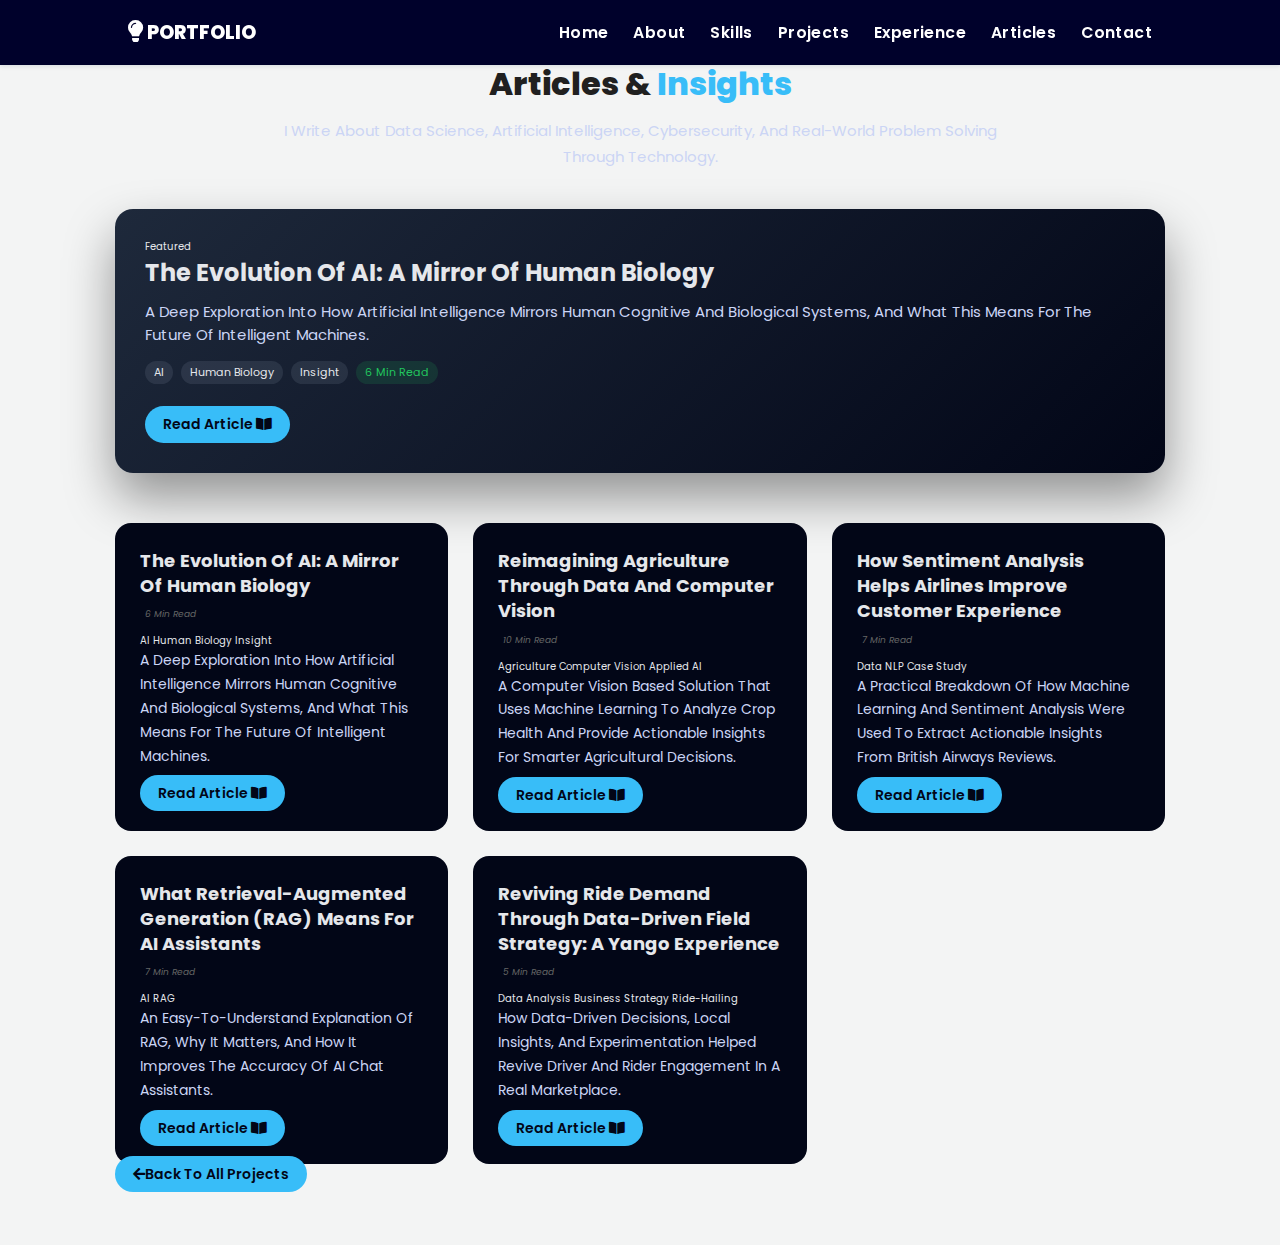
<file: articles.html>
<!DOCTYPE html>
<html lang="en">
<head>
  <meta charset="UTF-8" />
  <title>Articles & Insights</title>

  <link rel="stylesheet" href="css/style2.css" />
  <link rel="stylesheet" href="css/article.css" />
  <link rel="stylesheet" href="https://cdnjs.cloudflare.com/ajax/libs/font-awesome/5.15.3/css/all.min.css" />
</head>

<body>

<!-- ===== NAVBAR ===== -->
<header>
  <a href="index.html" class="logo"><i class="fas fa-lightbulb"></i> PORTFOLIO</a>
  <div id="menu" class="fas fa-bars"></div>
  <nav class="navbar">
    <ul>
      <li><a href="index.html#home">Home</a></li>
      <li><a href="index.html#about">About</a></li>
      <li><a href="index.html#skills">Skills</a></li>
      <li><a href="index.html#projects">Projects</a></li>
      <li><a href="index.html#experience">Experience</a></li>
      <li><a href="articles.html">Articles</a></li>
      <li><a href="index.html#contact">Contact</a></li>
    </ul>
  </nav>
</header>

<!-- ===== ARTICLES SECTION ===== -->
<section class="articles" id="articles">

  <h2 class="heading">Articles & <span>Insights</span></h2>
  <p class="section-intro">
    I write about data science, artificial intelligence, cybersecurity,
    and real-world problem solving through technology.
  </p>

    <!-- ===== FEATURED ARTICLE ===== -->
  <div class="featured-article">

    <div class="featured-content">
      <span class="featured-badge">Featured</span>

      <h3>The Evolution of AI: A Mirror of Human Biology</h3>

      <p class="featured-desc">
        A deep exploration into how artificial intelligence mirrors
        human cognitive and biological systems, and what this means for
        the future of intelligent machines.
      </p>

      <div class="article-meta">
        <span class="tag-label">AI</span>
        <span class="tag-label">Human Biology</span>
        <span class="tag-label">Insight</span>
        <span class="read-time">6 min read</span>
      </div>

      <a href="articles/evolutionai.html" class="btn">
        Read Article <i class="fas fa-book-open"></i>
      </a>
    </div>

  </div>


  <!-- ===== ARTICLES GRID ===== -->
  <div class="box-container">

    <!-- Article 1 -->
    <div class="box tilt">
      <div class="content">
        <div class="tag">
          <h3>The Evolution of AI: A Mirror of Human Biology</h3>
        </div>
        <div class="desc">

          <div class="article-meta">
            <span class="reading-time">6 min read</span>
          </div>

          <div class="article-tags">
            <span class="tag">AI</span>
            <span class="tag">Human Biology</span>
            <span class="tag">Insight</span>
          </div>

          <p>
            A deep exploration into how artificial intelligence mirrors
            human cognitive and biological systems, and what this means for
            the future of intelligent machines.
          </p>

          <div class="btns">
            <a href="articles/evolutionai.html" class="btn">
              Read Article <i class="fas fa-book-open"></i>
            </a>
          </div>

        </div>
      </div>
    </div>

    <!-- Article 2 -->
    <div class="box tilt">
      <div class="content">
        <div class="tag">
          <h3>Reimagining Agriculture Through Data and Computer Vision</h3>
        </div>
        <div class="desc">

          <div class="article-meta">
            <span class="reading-time">10 min read</span>
          </div>

          <div class="article-tags">
            <span class="tag">Agriculture</span>
            <span class="tag">Computer Vision</span>
            <span class="tag">Applied AI</span>
          </div>


          <p>
            A computer vision based solution that uses machine learning to analyze crop health
            and provide actionable insights for smarter agricultural decisions.
          </p>

          <div class="btns">
            <a href="articles/agrivision.html" class="btn">
              Read Article <i class="fas fa-book-open"></i>
            </a>
          </div>

        </div>
      </div>
    </div>

    <!-- Article 3 -->
    <div class="box tilt">
      <div class="content">
        <div class="tag">
          <h3>How Sentiment Analysis Helps Airlines Improve Customer Experience</h3>
        </div>
        <div class="desc">

          <div class="article-meta">
            <span class="reading-time">7 min read</span>
          </div>

          <div class="article-tags">
            <span class="tag">Data</span>
            <span class="tag">NLP</span>
            <span class="tag">Case Study</span>
          </div>

          <p>
            A practical breakdown of how machine learning and sentiment analysis
            were used to extract actionable insights from British Airways reviews.
          </p>

          <div class="btns">
            <a href="articles/sentiment-analysis-airlines.html" class="btn">
              Read Article <i class="fas fa-book-open"></i>
            </a>
          </div>

        </div>
      </div>
    </div>

    <!-- Article 4 -->
    <div class="box tilt">
      <div class="content">
        <div class="tag">
          <h3>What Retrieval-Augmented Generation (RAG) Means for AI Assistants</h3>
        </div>
        <div class="desc">

          <div class="article-meta">
            <span class="reading-time">7 min read</span>
          </div>

          <div class="article-tags">
            <span class="tag">AI</span>
            <span class="tag">RAG</span>
          </div>

          <p>
            An easy-to-understand explanation of RAG, why it matters,
            and how it improves the accuracy of AI chat assistants.
          </p>

          <div class="btns">
            <a href="articles/rag-chat-assistant.html" class="btn">
              Read Article <i class="fas fa-book-open"></i>
            </a>
          </div>

        </div>
      </div>
    </div>

    <!-- Article 5 -->
    <div class="box tilt">
      <div class="content">
        <div class="tag">
          <h3>Reviving Ride Demand Through Data-Driven Field Strategy: A Yango Experience</h3>
        </div>
        <div class="desc">

          <div class="article-meta">
            <span class="reading-time">5 min read</span>
          </div>

          <div class="article-tags">
            <span class="tag">Data Analysis</span>
            <span class="tag">Business Strategy</span>
            <span class="tag">Ride-Hailing</span>
          </div>

          <p>
            How data-driven decisions, local insights, and experimentation
            helped revive driver and rider engagement in a real marketplace.
          </p>

          <div class="btns">
            <a href="articles/yango-tema.html" class="btn">
              Read Article <i class="fas fa-book-open"></i>
            </a>
          </div>

        </div>
      </div>
    </div>

  </div>

  <div class="viewall">
    <a href="all-projects.html" class="btn" target="_blank">
      <i class="fas fa-arrow-left"></i><span>Back to All Projects</span>
    </a>
  </div>

</section>

<script src="js/script.js"></script>
</body>
</html>
</file>
<file: css/style2.css>
@import url("https://fonts.googleapis.com/css2?family=Poppins:wght@400;600;700&display=swap");
@import url("https://fonts.googleapis.com/css2?family=Nunito:ital,wght@0,300;0,400;0,600;0,700;1,300;1,400&display=swap");

* {
  margin: 0;
  padding: 0;
  box-sizing: border-box;
  text-decoration: none;
  outline: none;
  border: none;
  text-transform: capitalize;
  transition: all 0.2s linear;
}

html {
  font-size: 62.5%;
  overflow-x: hidden;
  scroll-behavior: smooth;
}
body {
  background: #f7f7f7;
  font-family: "Poppins", sans-serif;
}

*::selection {
  background: #4a00e0;
  color: #fff;
}

html {
  font-size: 62.5%;
  overflow-x: hidden;
}
html::-webkit-scrollbar {
  width: 0.8rem;
  
}
html::-webkit-scrollbar-track {
  background: #ffffff;
}
html::-webkit-scrollbar-thumb {
  background: rgb(0, 1, 43);
  
}

@media (max-width: 768px) {

  html {
    font-size: 55.9%;
    overflow-x: hidden;
  }
}
/* pre loader start */
.loader-container {
  position: fixed;
  top: 0;
  left: 0;
  width: 100%;
  height: 100%;
  background: #10151C;
  display: flex;
  flex-direction: column;
  align-items: center;
  gap: 4px !important;
  justify-content: center;
  z-index: 9999;
  transition: opacity 1s ease-out, visibility 1s ease-out;
}

.loader-container p {
  color: #FFFFFF;
  font-size: medium;
}

.loading-text::after {
  content: '';
  animation: dots 1s infinite;
  margin-left: 5px;
}  

@keyframes dots {
  0% {
    content: '.'
  }
  33% {
    content: '..'
  }
  66% {
    content: '...'
  }
  100% {
    content: '.'
  }
}

.loader-container.fade-out {
  opacity: 0;
  visibility: hidden;
}

/* pre loader end */

/* navbar starts */
header {
  position: fixed;
  top: 0;
  left: 0;
  right: 0;
  z-index: 1000;
  display: flex;
  align-items: center;
  justify-content: space-between;
  padding: 1.7rem 10%;
  height: 6.5rem;
  background: rgb(0, 1, 43);
  box-shadow: 0 1px 4px rgba(146, 161, 176, 0.3);
}
section {
  min-height: 100vh;
  padding: 2rem 7%;
}
.heading {
  font-size: 3.5rem;
  color: rgb(32, 32, 32);
  font-weight: 800;
  text-align: center;
}
.heading span {
  color:#4a00e0;
}
header .logo {
  font-size: 1.9rem;
  font-weight: 800;
  text-decoration: none;
  color: #ffffff;
}
header .logo:hover{
  color:#ffd900;
}
header .logo i {
  font-size: 2.2rem;
  color:  #fefeff;
}

header .logo i:hover {
  font-size: 2.2rem;
  color:#ffd900;
}

header .navbar ul {
  list-style: none;
  display: flex;
  justify-content: center;
  align-items: center;
}
header .navbar li {
  margin-left: 2.5rem;
}
header .navbar ul li a {
  font-size: 1.57rem;
  color: #ffffff;
  font-weight: 600;
  text-decoration: none;
  letter-spacing: 0.04rem;
  transition: 0.2s;
}
header .navbar ul li a.active,
header .navbar ul li a:hover {
  color:  #4a00e0;
  border-bottom: 0.2rem solid #fdfdfd;
  padding: 0.5rem 0;
}
/* navbar ends */

/* hamburger icon starts*/
#menu {
  font-size: 3rem;
  cursor: pointer;
  color: linear-gradient(to bottom, #57059e, #4a00e0);
  display: none;
}
@media (max-width: 768px) {
  #menu {
    display: block;
    color:  #ffffff;
  }
  header .navbar {
    position: fixed;
    top: 6.5rem;
    right: -120%;
    width: 75%;
    height: 100%;
    text-align: left;
    align-items: flex-start;
    background:rgb(0, 1, 43);
  }
  header .navbar ul {
    flex-flow: column;
    padding: 1rem;
  }
  header .navbar ul li {
    text-align: center;
    width: 100%;
    margin: 1rem 0;
    border-radius: 0.5rem;
    width: 26rem;
  }
  header .navbar ul li a {
    display: block;
    padding: 1rem;
    text-align: left;
    color: #ffffff;
    font-size: 2rem;
  }
  header .navbar ul li a.active,
  header .navbar ul li a:hover {
    padding: 1rem;
    color: #7a1ff7;
    border-radius: 0.5rem;
    border-bottom: 0.5rem solid #ffffff;
  }
  .fa-times {
    transform: rotate(180deg);
  }
  header .navbar.nav-toggle {
    right: 0;
   
  }
}
/* hamburger icon ends */

/* hero section starts*/
.home {
  position: relative;
  display: flex;
  flex-wrap: wrap;
  gap: 1.5rem;
  min-height: 100vh;
  align-items: center;
}
.home #particles-js {
  position: absolute;
  top: 0;
  left: 0;
  height: 100%;
  width: 100%;
}
.home::before {
  content: "";
  position: absolute;
  top: 0;
  left: 0;
  height: 100%;
  width: 100%;
}
.home .content {
  flex: 1 1 40rem;
  padding-top: 1rem;
  z-index: 1;
}
.home .image {
  flex: 1 1 40rem;
  z-index: 1;
}
.home .image img {
  width: 70%;
  margin-left: 6rem;
  border-radius: 50%;
  box-shadow: 0 2px 8px #0e2431;
  cursor: pointer;
}
.home .image img:hover {
  box-shadow: 0 5px 15px #0e2431;
}
.home .content h2 {
  font-size: 5rem;
  font-weight: 800;
  color: rgb(0, 1, 43);
}
.home .content h2 span {
  font-size: 5rem;
  font-weight: 800;
  color: #4a00e0;
}
.home .content p {
  font-size: 2.5rem;
  color: rgb(0, 1, 43);
  font-weight: 600;
  padding: 1rem 0;
}
.home .content p span {
  font-size: 2.5rem;
  color: #4a00e0;
  font-weight: 600;
  padding: 1rem 0;
}
.home .btn {
  margin-top: 1rem;
  position: absolute;
  line-height: 0;
  padding: 1.6rem 3rem;
  border-radius: 4em;
  transition: 0.5s;
  color: #fff;
  background: linear-gradient(to bottom, #57059e, #4a00e0);
  box-shadow: 0px 5px 18px rgba(48, 68, 247, 0.6);
  font-family: "Nunito", sans-serif;
}
.home .btn span {
  font-weight: 700;
  font-size: 1.7rem;
  letter-spacing: 0.1rem;
}
.home .btn i {
  margin-left: 0.3rem;
  font-size: 1.5rem;
  transition: 0.3s;
  
}
.home .btn:hover {
  background: rgb(0, 1, 43);
}
.home .btn:hover i {
  transform: translateX(5px);
}
/* social icons start */
.socials {
  position: relative;
  margin-top: 9rem;
}
.socials .social-icons {
  padding-left: 0;
  margin-bottom: 0;
  list-style: none;
}
.socials .social-icons li {
  display: inline-block;
  margin-bottom: 14px;
}
.social-icons a {
  font-size: 2rem;
  display: inline-block;
  line-height: 44px;
  color: #7a1ff7;;
  background-color: rgb(0, 1, 43);
  width: 44px;
  height: 44px;
  text-align: center;
  margin-right: 8px;
  border-radius: 100%;
  -webkit-transition: all 0.2s linear;
  -o-transition: all 0.2s linear;
  transition: all 0.2s linear;
}
.social-icons a:active,
.social-icons a:focus,
.social-icons a:hover {
  color: #fff;
  background-color: #4a00e0;
}
.social-icons a.github:hover {
  background-color: #4a00e0;
}
.social-icons a.twitter:hover {
  background-color: #4a00e0;
}
.social-icons a.linkedin:hover {
  background-color: #4a00e0;
}
.social-icons a.instagram:hover {
  background-color: #4a00e0;
}
/* social icons end */

/* hero media queries starts*/
@media (max-width:768px) {
  
  .home .content {
    order: 2; /* Move content below the image */
    padding-top: 2rem; /* Add spacing */
  }

  .home .image {
    order: 1; /* Move image above the content */
    margin-top: 100px; /* Add spacing */
  }

  .home .image img {
    width: 80%; /* Adjust image size for mobile */
     
  }
  .home .btn {
    margin: 4rem 0;
  }
  .socials {
    margin-top: 12rem;
  }
  
  .home .content p {
    font-size: 2.2rem;
  }
  .home .content p span {
    font-size: 2.2rem;
  }
}
/* hero media queries ends*/
/* hero section end */

/* about section starts */
.about {
  background: rgba(255, 255, 255, 0.727);
}

.about .row {
  display: flex;
  flex-direction: row;
  gap: 2rem;
  flex-wrap: wrap;
  padding: 4rem;
}
.about .row .image1 {
  text-align: center;
  flex: 1 1 38rem;
}

.about .row {
  display: flex;
  align-items: center; /* Centrer verticalement */
  gap: 4rem; /* Espace entre l'image et le texte */
  flex-wrap: wrap; /* Permettre le retour à la ligne sur les petits écrans */
}


.about .heading{
  color: rgb(0, 1, 43);
}
.about .row .image1 {
  flex: 1 1 30rem; /* Largeur de l'image */
  text-align: center; /* Centrer l'image */
}

.about .row .image1 img {
  margin: 10px;
  width: 80%;
  max-width: 33rem; /* Limite la largeur */
  height: auto;
  border-radius: 30px;
  mix-blend-mode: normal;
  filter: brightness(1.1) saturate(1.1);
  opacity: 0.9;
  box-shadow: 0px 8px 10px #4a00e0;
  border: 0.4rem solid rgb(0, 1, 43);
  cursor: pointer;
  
}

.about .row .image1 img:hover {
  transform: scale(1.09);
  opacity: 0.9;

}

.about .row .content {
  flex: 1 1 45rem; /* Largeur du contenu */
  font-size: 1.5rem;
  margin-top: 1.5rem;
  text-transform: none;
  line-height: 2.5rem;
}

.about .row .content h3 {
  color: rgb(27, 27, 27);
  font-size: 2.5rem;
}

.about .row .content .tag p {
  font-size: 1.8rem;
  color: rgb(0, 1, 43);
  font-weight: 900;
  margin-top: 1rem;
}

.about .row .content h3 {
  color: rgb(27, 27, 27);
  font-size: 2.5rem;
  font-family: "Nunito";
  
}
.about .row .content h4 {
  color: rgb(0, 1, 43);
  font-size: 1.8rem;
  font-weight: 900;
  font-family: "Nunito";
  
}

.about .row .content p {
  font-size: 1.5rem;
  font-family: "Nunito";
  font-weight: 900;
  text-transform: none;
}

.resumebtn {
  margin-top: 6rem;
}
.resumebtn .btn {
  padding: 1.7rem 3rem;
  border-radius: 4em;
  transition: 0.3s;
  color: #fff;
  background:   linear-gradient(to bottom, #57059e, #4a00e0);
  box-shadow: 0px 5px 18px #4a00e0;
  font-family: "Nunito", sans-serif;
}

.resumebtn .btn span {
  font-weight: 700;
  font-size: 1.7rem;
  letter-spacing: 0.1rem;
}
.resumebtn .btn i {
  margin-left: 0.3rem;
  font-size: 1.2rem;
  transition: 0.3s;
}
.resumebtn .btn:hover {
  background: rgb(0, 1, 43);
}
.resumebtn .btn:hover i {
  transform: translateX(5px);
}
/* about media queries starts*/
@media screen and (max-width: 600px) {
  .about .row .image {
    margin-top: 2rem;
    
  }
  .about .row .image img {
    margin: 0 auto;
    width: 80px;
    mix-blend-mode: normal;
  }
  .about .row {
    padding: 0.5rem;
    margin-bottom: 7rem;
  }
  .about .row .content {
    padding: 1rem;
  }
  .about .row .content .box-container {
    gap: 0;
  }
}
/* about media queries ends*/
/* about section ends */

/* skills section starts */
.skills {
  min-height: 90vh;
  background: linear-gradient(to bottom, #57059e, #4a00e0);
}
.skills h2 {
  color: #fff;
}
.skills .heading span {
  color: #ffd900;
}
.skills .container {
  background: rgb(0, 1, 43);
  color: #0e2431;
  border-radius: 1rem;
  padding: 2rem;
  width: 90%;
  margin: auto;
  margin-top: 2rem;
}

.skills .container .row {
  display: grid;
  grid-template-columns: repeat(5, 1fr);
  flex-wrap: wrap;
  gap: 1.8rem;

}
.skills .container .bar {
  margin-bottom: 15px;
  padding: 10px;
  border-radius: 1rem;
  box-shadow: 0 4px 10px rgba(0, 0, 0, 0.2);
  background: rgba(255, 255, 255, 0.9);
  transition: 0.2s;
  cursor: pointer;
}

.skills .container .bar:hover {
  box-shadow: 0 8px 10px #4a00e0 !important;
  background-color:rgb(0, 1, 43);
  border: 1px solid rgb(255, 255, 255);
}

.skills .container .bar .info {
  display: flex;
  flex-direction: column;
  align-items: center;
  gap: 1rem;
  margin-top: 1rem;
  text-align: center;
  
}

.skills .container .bar .info a {
  text-decoration: none;
  color: inherit;
  transition: color 0.3s ease;
}

.skills .container .bar .info:hover {
  color: #ffffff;
  transform: scale(1.09);
  opacity: 0.9;
}

.skills .container .bar .info i {
  font-size: 4rem;
}

.skills .container .bar .info span {
  font-size: 2rem;
  font-weight: 500;
  font-family: "Poppins", sans-serif;
  margin-left: 0.5rem;
  color: inherit;
}

/* skills media queries starts*/
@media screen and (max-width: 600px) {
  .skills .container {
    padding: 0;
    margin: 0;
  }
  .skills .container .row {
    grid-template-columns: repeat(2, 1fr);
    margin: 2rem;
    padding: 1rem 0.2rem 2rem 0.2rem;
    gap: 5px;
  }
  .skills .container {
    margin-top: 5px;
    width: 100%;
  }
}
/* skills media queries ends*/
/* skills section ends */

/* education section starts */
.education {
  background: #e5ecfb;
  min-height: 80vh;
}
.education .heading{
  color: rgb(0, 1, 43);
}
.education .qoute {
  font-size: 2rem;
  color:rgb(0, 1, 43) ;
  text-align: center;
  font-family: "Nunito", sans-serif;
  font-weight: 900;
  margin-top: 0.5rem;
}
.education .box-container {
  display: flex;
  flex-wrap: wrap;
  justify-content: center;
  align-items: center;
  flex-direction: column;
}
.education .box-container .box {
  display: flex;
  flex-direction: row;
  width: 80%;
  border-radius: 30px;
  box-shadow: 0 8px 10px rgb(0, 1, 43) !important;
  text-align: center;
  position: relative;
  margin-top: 2rem;
  overflow: hidden;
  transition: 0.3s;
  background: rgb(252, 252, 252);
  border: 0.5rem solid rgb(0, 1, 43);
}
.education .box-container .box:hover {
  transform: scale(1.03);
  box-shadow: 1rem 0.5rem 1.2rem rgba(0, 0, 0, 0.3);
}
.education .box-container .box .image {
  flex: 1 1 20rem;
  
  width: 100%;
}
.education .box-container .box img {
  object-fit: cover;
  position: relative;
  width: 100%;
  height: 100%;
}
.education .box-container .box .content {
  position: relative;
  display: flex;
  flex-direction: column;
  padding: 1rem;
  flex-wrap: wrap;
  flex: 1 1 70rem;
}
.education .box-container .box .content h3 {
  font-size: 2.5rem;
  color: #0e2431;
  padding: 0.5rem 0;
  font-weight: 600;
  text-align: left;
  margin-left: 1rem;
}
.education .box-container .box .content p {
  font-size: 1.5rem;
  margin-left: 1rem;
  text-align: left;
}
.education h4 {
  font-size: 2rem;
  color:#0e2431;
  text-align: left;
  margin: 1rem;
  font-family: "Nunito", sans-serif;
  font-weight: 700;
}

/* education media queries starts*/
@media screen and (max-width: 600px) {
  .education .box-container .box {
    flex-direction: column;
    width: 100%;
  }
  .education .box-container .box .image {
    width: 100%;
    height: 40rem;
    
  }
  .education .box-container .box img {
    width: 80%;
  }
  .education .box-container .box .content h3 {
    position: relative;
    font-size: 2rem;
    display: flex;
    flex-direction: column;
    justify-content: left;
    padding: 1rem;
    flex-wrap: wrap;
    flex: 0;
  }
  .education .box-container .box .content p {
    font-size: 1.5rem;
    justify-content: left;
    
  }
  .education .box-container .box .content {
    position: relative;
    display: flex;
    flex-direction: column;
    justify-content: left;
    padding: 1rem;
    flex-wrap: wrap;
    flex: 0;
  }
}
/* education media queries ends*/
/* education section ends */

/* projects section starts */
.projects {
  /* background: #010124; */
  background: linear-gradient(to bottom, #000031, #00002c);
}
.projects h2 {
  color: #fff;
  padding: 1rem;
}
.projects .heading span {
  color: #ffd900;
  

}
.projects .box-container {
  display: flex;
  flex-wrap: wrap;
  gap: 1.5rem;
  margin: 5rem;
}
.projects .box-container .box {
  flex: 1 1 50rem;
  border-radius: 0.5rem;
  box-shadow: 0 0.5rem 1rem rgba(0, 0, 0, 0.1);
  position: relative;
  overflow: hidden;
  height: 30rem;
}
.projects .box-container .box img {
  height: 100%;
  width: 100%;
  object-fit: cover;
}
.projects .box-container .box .content {
  height: 100%;
  width: 100%;
  position: absolute;
  top: 85%;
  left: 0;
  background: rgba(255, 255, 255, 0.9);
  display: flex;
  flex-direction: column;
}
.projects .box-container .box .content .tag {
  display: flex;
  flex-direction: row;
  justify-content: space-between;
  align-items: center;
  height: 4.5rem;
  width: 100%;
  padding-left: 1rem;
  background: #ffd900;
}
.projects .box-container .box .content .tag h3 {
  font-size: 1.5rem;
  justify-content:left;
  
}
.projects .box-container .box:hover .content {
  top: 25%;
  
}

.projects .desc {
  margin: 1.8rem;
  display: flex;
  flex-direction: column;
  justify-content: center;
}
.projects .desc p {
  font-size: 1.5rem;
}

.projects .desc .btns {
  display: flex;
  justify-content: space-between;
  width: 100%;
  margin-top: 2rem;
}
.projects .desc .btns .btn {
  line-height: 0;
  display: inline;
  padding: 1.5rem 2.5rem;
  border-radius: 0.5rem;
  font-size: 1.5rem;
  color: #fff;
  background: rgb(12, 12, 12);
  margin-right: 2rem;
}
.projects .desc .btns .btn:hover {
  background: #310ae0f5;
}
.projects .viewall {
  display: flex;
  justify-content: center;
}
.projects .viewall .btn {
  position: relative;
  line-height: 0;
  padding: 1.6rem 3rem;
  border-radius: 0.5em;
  transition: 0.5s;
  color: rgb(255, 255, 255);
  font-weight: 700;
  border: 2px solid #fff;
  box-shadow: 0px 5px 10px rgba(65, 84, 241, 0.4);
  text-align: center;
}
.projects .viewall .btn span {
  font-weight: 600;
  font-size: 1.7rem;
  font-family: "Nunito", sans-serif;
}
.projects .viewall .btn i {
  margin-left: 0.3rem;
  font-size: 1.5rem;
  transition: 0.3s;
}
.projects .viewall .btn:hover {
  background: #fff;
  color: #000;
}
.projects .viewall .btn:hover i {
  transform: translateX(5px);
}
#all-projects {
  padding-top: 50px;
}
.creative-projects {
  padding-top: 40px;
}
.creative-projects {
  background: linear-gradient(to bottom, #310ae0f5, #310ae0f1);
}
.creative-projects .section-intro {
  max-width: 820px;
  margin: 14px auto 48px auto;
  text-align: center;
  font-size: 1.2rem;
  line-height: 1.6;
  color: #eaeaea;
  opacity: 0.9;
}
.creative-projects h2 {
  color: #fff;
  padding: 1rem;
}
.creative-projects .heading span {
  color: #ffd900;
  

}
.creative-projects .box-container {
  display: flex;
  flex-wrap: wrap;
  gap: 1.5rem;
  margin: 5rem;
}
.creative-projects .box-container .box {
  flex: 1 1 50rem;
  border-radius: 0.5rem;
  box-shadow: 0 0.5rem 1rem rgba(0, 0, 0, 0.1);
  position: relative;
  overflow: hidden;
  height: 30rem;
}
.creative-projects .box-container .box img {
  height: 100%;
  width: 100%;
  object-fit: cover;
}
.creative-projects .box-container .box .content {
  height: 100%;
  width: 100%;
  position: absolute;
  top: 85%;
  left: 0;
  background: rgba(255, 255, 255, 0.9);
  display: flex;
  flex-direction: column;
}
.creative-projects .box-container .box .content .tag {
  display: flex;
  flex-direction: row;
  justify-content: space-between;
  align-items: center;
  height: 4.5rem;
  width: 100%;
  padding-left: 1rem;
  background: #ffd900;
}
.creative-projects .box-container .box .content .tag h3 {
  font-size: 1.5rem;
  justify-content:left;
  
}
.creative-projects .box-container .box:hover .content {
  top: 25%;
  
}

.creative-projects .desc {
  margin: 1.8rem;
  display: flex;
  flex-direction: column;
  justify-content: center;
}
.creative-projects .desc p {
  font-size: 1.5rem;
}

.creative-projects .desc .btns {
  display: flex;
  justify-content: space-between;
  width: 100%;
  margin-top: 2rem;
}
.creative-projects .desc .btns .btn {
  line-height: 0;
  display: inline;
  padding: 1.5rem 2.5rem;
  border-radius: 0.5rem;
  font-size: 1.5rem;
  color: #fff;
  background: rgb(12, 12, 12);
  margin-right: 2rem;
}
.creative-projects .desc .btns .btn:hover {
  background: #310ae0f5;
}
.creative-projects .viewall {
  display: flex;
  justify-content: center;
}
.creative-projects .viewall .btn {
  position: relative;
  line-height: 0;
  padding: 1.6rem 3rem;
  border-radius: 0.5em;
  transition: 0.5s;
  color: rgb(255, 255, 255);
  font-weight: 700;
  border: 2px solid #fff;
  box-shadow: 0px 5px 10px rgba(100, 86, 253, 0.4);
  text-align: center;
}
.creative-projects .viewall .btn span {
  font-weight: 600;
  font-size: 1.7rem;
  font-family: "Nunito", sans-serif;
}
.creative-projects .viewall .btn i {
  margin-left: 0.3rem;
  font-size: 1.5rem;
  transition: 0.3s;
}
.creative-projects .viewall .btn:hover {
  background: #fff;
  color: #000;
}
.creative-projects .viewall .btn:hover i {
  transform: translateX(5px);
}
/* ================= BRAND IDENTITY ================= */

.brand-identity {
  padding-top: 40px;
  background: linear-gradient(to bottom, #e5ecfb, #dbe3f7);
}

.brand-identity .section-intro {
  max-width: 820px;
  margin: 14px auto 48px auto;
  text-align: center;
  font-size: 1.2rem;
  line-height: 1.6;
  color: #202020;
  opacity: 0.9;
}

.brand-identity h2 {
  color: #fff;
  padding: 1rem;
  text-align: center;
}

.brand-identity .heading span {
  color: #ffd900;
}

.brand-identity .box-container {
  display: flex;
  flex-wrap: wrap;
  gap: 1.5rem;
  margin: 5rem;
}

.brand-identity .box-container .box {
  flex: 1 1 50rem;
  border-radius: 0.5rem;
  box-shadow: 0 0.5rem 1rem rgba(0, 0, 0, 0.1);
  position: relative;
  overflow: hidden;
  height: 30rem;
}

.brand-identity .box-container .box img {
  height: 100%;
  width: 100%;
  object-fit: cover;
}

.brand-identity .box-container .box .content {
  height: 100%;
  width: 100%;
  position: absolute;
  top: 85%;
  left: 0;
  background: rgba(255, 255, 255, 0.9);
  display: flex;
  flex-direction: column;
}

.brand-identity .box-container .box .content .tag {
  display: flex;
  flex-direction: row;
  justify-content: space-between;
  align-items: center;
  height: 4.5rem;
  width: 100%;
  padding-left: 1rem;
  background: #ffd900;
}

.brand-identity .box-container .box .content .tag h3 {
  font-size: 1.5rem;
}

.brand-identity .box-container .box:hover .content {
  top: 25%;
}

.brand-identity .desc {
  margin: 1.8rem;
  display: flex;
  flex-direction: column;
  justify-content: center;
}

.brand-identity .desc p {
  font-size: 1.5rem;
}

.brand-identity .desc .btns {
  display: flex;
  justify-content: space-between;
  width: 100%;
  margin-top: 2rem;
}

.brand-identity .desc .btns .btn {
  line-height: 0;
  display: inline;
  padding: 1.5rem 2.5rem;
  border-radius: 0.5rem;
  font-size: 1.5rem;
  color: #fff;
  background: rgb(12, 12, 12);
  margin-right: 2rem;
}

.brand-identity .desc .btns .btn:hover {
  background: #310ae0f5;
}

.modal {
  display: none;
  position: fixed;
  z-index: 1;
  left: 0;
  top: 0;
  width: 100%;
  height: 100%;
  overflow: auto;
  background-color: rgb(0,0,0);
  background-color: rgba(0,0,0,0.4);
}

/* Modal Content */
.modal-content {
  background-color: rgb(255, 255, 255);
  margin: 5% auto;
  padding: 10px;
  border-radius: 1rem;
  width: 60%;
}

/* Close Button */
.close {
  color: #aaa;
  float: right;
  font-size: 30px;
  font-weight: bold;
}

.close:hover,
.close:focus {
  color: black;
  text-decoration: none;
  cursor: pointer;
}
@media screen and (max-width: 600px) {
  .modal-content {
    background-color: #fefefe;
    margin: 50% auto;
    padding: 5px;
    border: 1px solid #888;
    width: 100%;
  }
}




/* work section ends */


/* experience section starts */
.experience .timeline {
  position: relative;
  max-width: 1200px;
  margin: 0 auto;
}
.experience .heading{
  color: rgb(0, 1, 43);
}
.experience .timeline::after {
  content: "";
  position: absolute;
  width: 6px;
  background: rgb(0, 1, 43);
  top: 0;
  bottom: 0;
  left: 50%;
  margin-left: -3px;
  z-index: -2;
}
.experience .container {
  padding: 10px 40px;
  position: relative;
  background-color: inherit;
  width: 50%;
}
/*circles on timeline*/
.experience .container::after {
  content: "\f0b1";
  position: absolute;
  width: 25px;
  height: 25px;
  right: -17px;
  background-color: rgb(255, 255, 255);
  border: 4px solid #ffd900;
  top: 15px;
  border-radius: 50%;
  z-index: 100;
  font-size: 1.89rem;
  text-align: center;
  font-weight: 600;
  color: rgb(0, 1, 43);
  font-family: "Font Awesome\ 5 Free";
}
.experience .left {
  left: 0;
}
.experience .right {
  left: 50%;
}
/* arrows pointing right */
.experience .left::before {
  content: " ";
  height: 0;
  position: absolute;
  top: 22px;
  width: 0;
  z-index: 1;
  right: 30px;
  border: medium solid rgb(0, 1, 43);
  border-width: 10px 0 10px 10px;
  border-color: transparent transparent transparent rgb(0, 1, 43);
}
/* arrows pointing left  */
.experience .right::before {
  content: " ";
  height: 0;
  position: absolute;
  top: 22px;
  width: 0;
  z-index: 1;
  left: 30px;
  border: medium solid rgb(0, 1, 43);
  border-width: 10px 10px 10px 0;
  border-color: transparent rgb(0, 1, 43) transparent transparent;
}
.experience .right::after {
  left: -16px;
}
.experience .content {
  background-color: #ffd900;
  position: relative;
  border-radius: 6px;
}
.experience .content .tag {
  font-size: 1.3rem;
  padding-top: 1.5rem;
  padding-left: 1.5rem;
}
.experience .content .desc {
  margin-left: 1.5rem;
  padding-bottom: 1rem;
}
.experience .content .desc h3 {
  font-size: 1.5rem;
  font-weight: 600;
}
.experience .content .desc p {
  font-size: 1.2rem;
}
/* view all button */
.morebtn {
  display: flex;
  justify-content: center;
}
.morebtn .btn {
  position: relative;
  line-height: 0;
  padding: 1.6rem 3rem;
  border-radius: 0.5em;
  transition: 0.5s;
  color: #fff;
  background: rgb(0, 1, 43);
  box-shadow: 0px 5px 10px rgba(48, 68, 247, 0.6);
 
  text-align: center;
}
.morebtn .btn span {
  font-weight: 600;
  font-size: 1.7rem;
  font-family: "Nunito", sans-serif;
}
.morebtn .btn i {
  margin-left: 0.3rem;
  font-size: 1.5rem;
  transition: 0.3s;
}
.morebtn .btn:hover i {
  transform: translateX(5px);

}

/* Media queries - Responsive timeline on screens less than 600px wide */
@media screen and (max-width: 600px) {
  .experience {
    min-height: 80vh;
  }
  .experience .timeline {
    margin-top: 2rem;
  }
  .experience .timeline::after {
    left: 31px;
  }
  .experience .container {
    width: 100%;
    padding-left: 8rem;
    padding-right: 2rem;
  }
  .experience .container::after {
    font-size: 2.2rem;
  }
  .experience .container::before {
    left: 61px;
    border: medium solid rgb(0, 1, 43);
    border-width: 10px 10px 10px 0;
    border-color: transparent rgb(0, 1, 43) transparent transparent;
  }
  .experience .left::after {
    left: 15px;
  }
  .experience .right::after {
    left: 15px;
  }
  .experience .right {
    left: 0%;
  }
  .morebtn {
    margin-top: 3rem;
  }
}
/* experience media queries ends */
/* experience section ends */

/* contact section starts */
.contact {
  background: #e5ecfb;
  min-height: 60vh;
}
.contact .heading{
  color: rgb(0, 1, 43);
}
.contact .heading span{
  color: #ffd900;
}
.contact .container {
  width: 85%;
  background: #fff;
  border-radius: 1.5rem;
  margin: 2rem auto; /* Centers the container */
  box-shadow: 0 5px 10px rgba(0, 0, 0, 0.15);
  display: flex;
  justify-content: center; /* Ensures content inside is centered */
  align-items: center;
}

.contact .container .content {
  display: flex;
  align-items: center;
  justify-content: space-between;
  padding: 2.5rem 2rem;
}
.contact .content .image-box {
  max-width: 800px;
  margin-left: 5px;
}
.contact .content .image-box img {
  width: 100%;
  height: 50rem;
  position: relative;
}
.contact .content form {
  width: 45%;
  margin-right: 3.5rem;
}
form .form-group {
  display: flex;
  flex-direction: column;
  justify-content: center;
}
.form-group .field {
  height: 50px;
  display: flex;
  position: relative;
  margin: 1rem;
  width: 100%;
}
form i {
  position: absolute;
  top: 50%;
  left: 18px;
  color: rgb(51, 51, 51);
  font-size: 17px;
  pointer-events: none;
  transform: translateY(-50%);
}
form .field input,
form .message textarea {
  width: 100%;
  height: 100%;
  outline: none;
  padding: 0 16px 0 48px;
  font-size: 16px;
  font-family: "Poppins", sans-serif;
  border-radius: 5px;
  border: 1px solid rgb(0, 1, 43);
  background: #e5ecfb;
}
.field input::placeholder,
.message textarea::placeholder {
  color: rgb(0, 1, 43);
}
.field input:focus,
.message textarea:focus {
  padding-left: 47px;
  border: 2px solid rgb(0, 1, 43);
}
.field input:focus ~ i,
.message textarea:focus ~ i {
  color: #ffd900;
}
form .message {
  position: relative;
  margin: 1rem;
  width: 100%;
}
form .message i {
  top: 25px;
  font-size: 20px;
  left: 15px;
}
form .message textarea {
  min-height: 130px;
  max-height: 230px;
  max-width: 100%;
  min-width: 100%;
  padding: 12px 20px 0 48px;
}
form .message textarea::-webkit-scrollbar {
  width: 0px;
}
form .button-area {
  display: flex;
  float: right;
  flex-direction: row-reverse;
}
.button-area button {
  color: #fff;
  border: none;
  outline: none;
  font-size: 1.8rem;
  cursor: pointer;
  border-radius: 5px;
  padding: 13px 25px;
  background: #4a00e0;
  box-shadow: 0px 5px 10px rgba(48, 68, 247, 0.6);
  transition: 0.3s ease;
  font-family: "Nunito", sans-serif;
}
.button-area button:hover {
  background: rgb(0, 1, 43);
}
.button-area span {
  font-size: 17px;
  padding: 1rem;
  display: none;
}
.button-area button i {
  position: relative;
  top: 6px;
  left: 2px;
  font-size: 1.5rem;
  transition: 0.3s;
  color: #fff;
}
.button-area button:hover i {
  left: 8px;
}
/* contact section media queries starts */
@media (max-width: 900px) {
  .contact {
    min-height: 70vh;
  }
  .contact .container {
    margin: 3rem 0 4rem 5rem;
  }
  .contact .container .content {
    padding: 18px 12px;
  }
  .contact .content .image-box {
    display: none;
  }
  .contact .content form {
    width: 100%;
    margin-right: 2rem;
  }
}
/* contact section media queries ends */
/* contact section ends */

/* footer section starts */
.footer {
  min-height: auto;
  padding-top: 0;
  background: rgb(0, 1, 43);
}
.footer .box-container {
  display: flex;
  justify-content: center;
  flex-wrap: wrap;
}
.footer .box-container .box {
  flex: 1 1 25rem;
  margin: 2.5rem;
}
.footer .box-container .box h3 {
  font-size: 2.5rem;
  color: #fff;
  padding-bottom: 1rem;
  font-weight: normal;
}
.footer .box-container .box p {
  font-size: 1.5rem;
  color: #ccc;
  padding: 0.7rem 0;
  text-transform: none;
}
.footer .box-container .box p i {
  padding-right: 1rem;
  color: #ffd900;
}
.footer .box-container .box a {
  font-size: 1.5rem;
  color: rgb(238, 238, 238);
  padding: 0.3rem 0;
  display: block;
}
.footer .box-container .box a:hover {
  color: #ffd900;
}
.footer .box-container .box .share {
  display: flex;
  flex-wrap: wrap;
  padding: 1rem 0;
}
.footer .box-container .box .share a {
  height: 4rem;
  width: 4rem;
  padding: 1rem;
  text-align: center;
  border-radius: 5rem;
  font-size: 1.7rem;
  margin-right: 1rem;
  transition: 0.2s;
  background: rgb(230, 230, 230);
  color: #02094b;
  border: none;
}
.footer .box-container .box .share a:hover {
  background: transparent;
  transform: scale(0.98);
  border: 0.1rem solid rgb(180, 178, 178);
  color: #ffd900;
}
.footer .credit {
  padding: 1rem 0 0 0;
  text-align: center;
  font-size: 1.5rem;
  font-family: "Nunito", sans-serif;
  font-weight: 600;
  color: #fff;
  border-top: 0.1rem solid #fff3;
}
.footer .credit a {
  color: #ffd900;
}
.footer .fa {
  color: #e90606;
  margin: 0 0.3rem;
  font-size: 1.5rem;
  animation: pound 0.35s infinite alternate;
}
@-webkit-keyframes pound {
  to {
    transform: scale(1.1);
  }
}
@keyframes pound {
  to {
    transform: scale(1.1);
  }
}
@media (max-width: 450px) {
  .footer .box-container .box {
    margin: 1.5rem;
  }
  .footer .box-container .box p {
    padding: 0.7rem;
  }
  .footer .box-container .box .share a {
    padding: 1.2rem;
  }
}
/* footer section ends */

/* common media queries starts*/
@media (max-width: 450px) {
  html {
    font-size: 55%;
  }
  body {
    padding-right: 0;
  }
  section {
    padding: 2rem;
  }
}
/* common media queries ends*/

/* scroll top starts */
#scroll-top {
  position: fixed;
  top: -140%;
  right: 2rem;
  padding: 1rem 1.5rem;
  font-size: 2rem;
  background: #ffd900;
  color: rgb(13, 0, 44);
  border-radius: 50%;
  transition: 1s linear;
  z-index: 1000;
}


#scroll-top.active {
  top: calc(100% - 12rem);
}

/* scroll top ends */

/*Music Player starts */
.music-controls {
  display: flex;
  align-items: center;
  justify-content: center;
}  

#volume-slider {
  width: 100px;
  height: 10px;
  margin: 0 10px;
} 

.music-player-float {
  position: fixed;
  bottom: 20px;
  right: 20px;

  background: rgba(15, 20, 30, 0.85);
  backdrop-filter: blur(10px);
  color: #fff;

  padding: 12px 14px;
  border-radius: 14px;
  box-shadow: 0 10px 30px rgba(0, 0, 0, 0.4);

  width: 280px;
  z-index: 9999;
}
/*---music player float---*/
.music-player-float {
  position: fixed;
  bottom: 16px;
  right: 16px;

  background: rgba(15, 20, 30, 0.85);
  backdrop-filter: blur(10px);
  color: #fff;

  padding: 8px 10px;
  border-radius: 10px;
  box-shadow: 0 6px 20px rgba(0, 0, 0, 0.35);

  width: 150px; /* 🔽 smaller */
  z-index: 9999;
}

/* Controls */
.music-controls {
  display: flex;
  align-items: center;
  gap: 2px; /* 🔽 tighter spacing */
}

.music-controls button {
  background: transparent;
  border: none;
  color: #fff;
  font-size: 08px; /* 🔽 smaller icons */
  cursor: pointer;
  padding: 4px;
  border-radius: 6px;
}

.music-controls button:hover {
  background: rgba(255, 255, 255, 0.15);
}

/* Volume slider */
#volume-slider {
  width: 40px; /* 🔽 smaller slider */
}

/* Song title */
#song-title {
  margin-top: 4px;
  font-size: 6px; /* 🔽 smaller text */
  opacity: 0.8;
  white-space: nowrap;
  overflow: hidden;
  text-overflow: ellipsis;
}



/*Music Player ends */
</file>
<file: css/article.css>
.article-navigation {
  display: flex;
  justify-content: space-between;
  margin-top: 50px;
}

.article-navigation .btn {
  padding: 10px 20px;
  font-size: 0.95rem;
}

.reading-time {
  font-style: italic;
  color: #666;
  margin-left: 5px;
  font-size: 0.9rem;
}

.article-quote {
  border-left: 4px solid #111;
  padding-left: 20px;
  margin: 40px 0;
  font-style: italic;
  color: #444;
}

.article-highlight {
  background: #f5f5f5;
  padding: 20px;
  border-radius: 10px;
  margin: 40px 0;
}

/* =========================
   ARTICLES PAGE BASE
========================= */

.articles {
  padding: 6rem 9%;
  background: #f3f4f4;
  color: #e5e7eb;
}

.articles .heading {
  text-align: center;
  font-size: 3.2rem;
  margin-bottom: 1rem;
}

.articles .heading span {
  color: #38bdf8;
}

.section-intro {
  max-width: 720px;
  margin: 0 auto 4rem;
  text-align: center;
  font-size: 1.5rem;
  line-height: 1.7;
  color: #cbd5f5;
}

/* =========================
   FEATURED ARTICLE
========================= */

.featured-article {
  background: linear-gradient(135deg, #1e293b, #020617);
  border-radius: 18px;
  padding: 3rem;
  margin-bottom: 5rem;
  box-shadow: 0 25px 50px rgba(0, 0, 0, 0.4);
}

.featured-article h3 {
  font-size: 2.4rem;
  margin-bottom: 1rem;
}

.featured-article p {
  font-size: 1.5rem;
  color: #cbd5f5;
  margin-bottom: 1.5rem;
}

.featured-meta {
  display: flex;
  gap: 1rem;
  flex-wrap: wrap;
  margin-bottom: 2rem;
}

.badge {
  background: rgba(56, 189, 248, 0.15);
  color: #38bdf8;
  padding: 0.4rem 1rem;
  border-radius: 999px;
  font-size: 1.2rem;
  font-weight: 500;
}

.featured-article .btn {
  display: inline-block;
  margin-top: 1rem;
}

/* =========================
   ARTICLE GRID
========================= */

.box-container {
  display: grid;
  grid-template-columns: repeat(auto-fit, minmax(280px, 1fr));
  gap: 2.5rem;
}

/* =========================
   ARTICLE CARD
========================= */

.box {
  background: #020617;
  border-radius: 16px;
  overflow: hidden;
  transition: transform 0.3s ease, box-shadow 0.3s ease;
}

.box:hover {
  transform: translateY(-6px);
  box-shadow: 0 20px 40px rgba(0, 0, 0, 0.5);
}

.box .content {
  padding: 2.5rem;
}

.box h3 {
  font-size: 1.8rem;
  margin-bottom: 1rem;
  line-height: 1.4;
}

.box p {
  font-size: 1.4rem;
  line-height: 1.7;
  color: #cbd5f5;
  margin-bottom: 1.5rem;
}

/* =========================
   TAGS + READING TIME
========================= */

.article-meta {
  display: flex;
  gap: 0.8rem;
  flex-wrap: wrap;
  margin-bottom: 1.2rem;
}

.tag-label {
  background: rgba(148, 163, 184, 0.15);
  color: #e5e7eb;
  padding: 0.3rem 0.9rem;
  border-radius: 999px;
  font-size: 1.1rem;
}

.read-time {
  background: rgba(34, 197, 94, 0.15);
  color: #22c55e;
  padding: 0.3rem 0.9rem;
  border-radius: 999px;
  font-size: 1.1rem;
}

/* =========================
   BUTTONS
========================= */

.btn {
  background: #38bdf8;
  color: #020617;
  padding: 0.8rem 1.8rem;
  border-radius: 999px;
  font-size: 1.4rem;
  font-weight: 600;
  transition: background 0.3s ease;
}

.btn:hover {
  background: #0ea5e9;
}

/* =========================
   BACK LINK
========================= */

.back-link {
  text-align: center;
  margin-top: 5rem;
}
</file>
